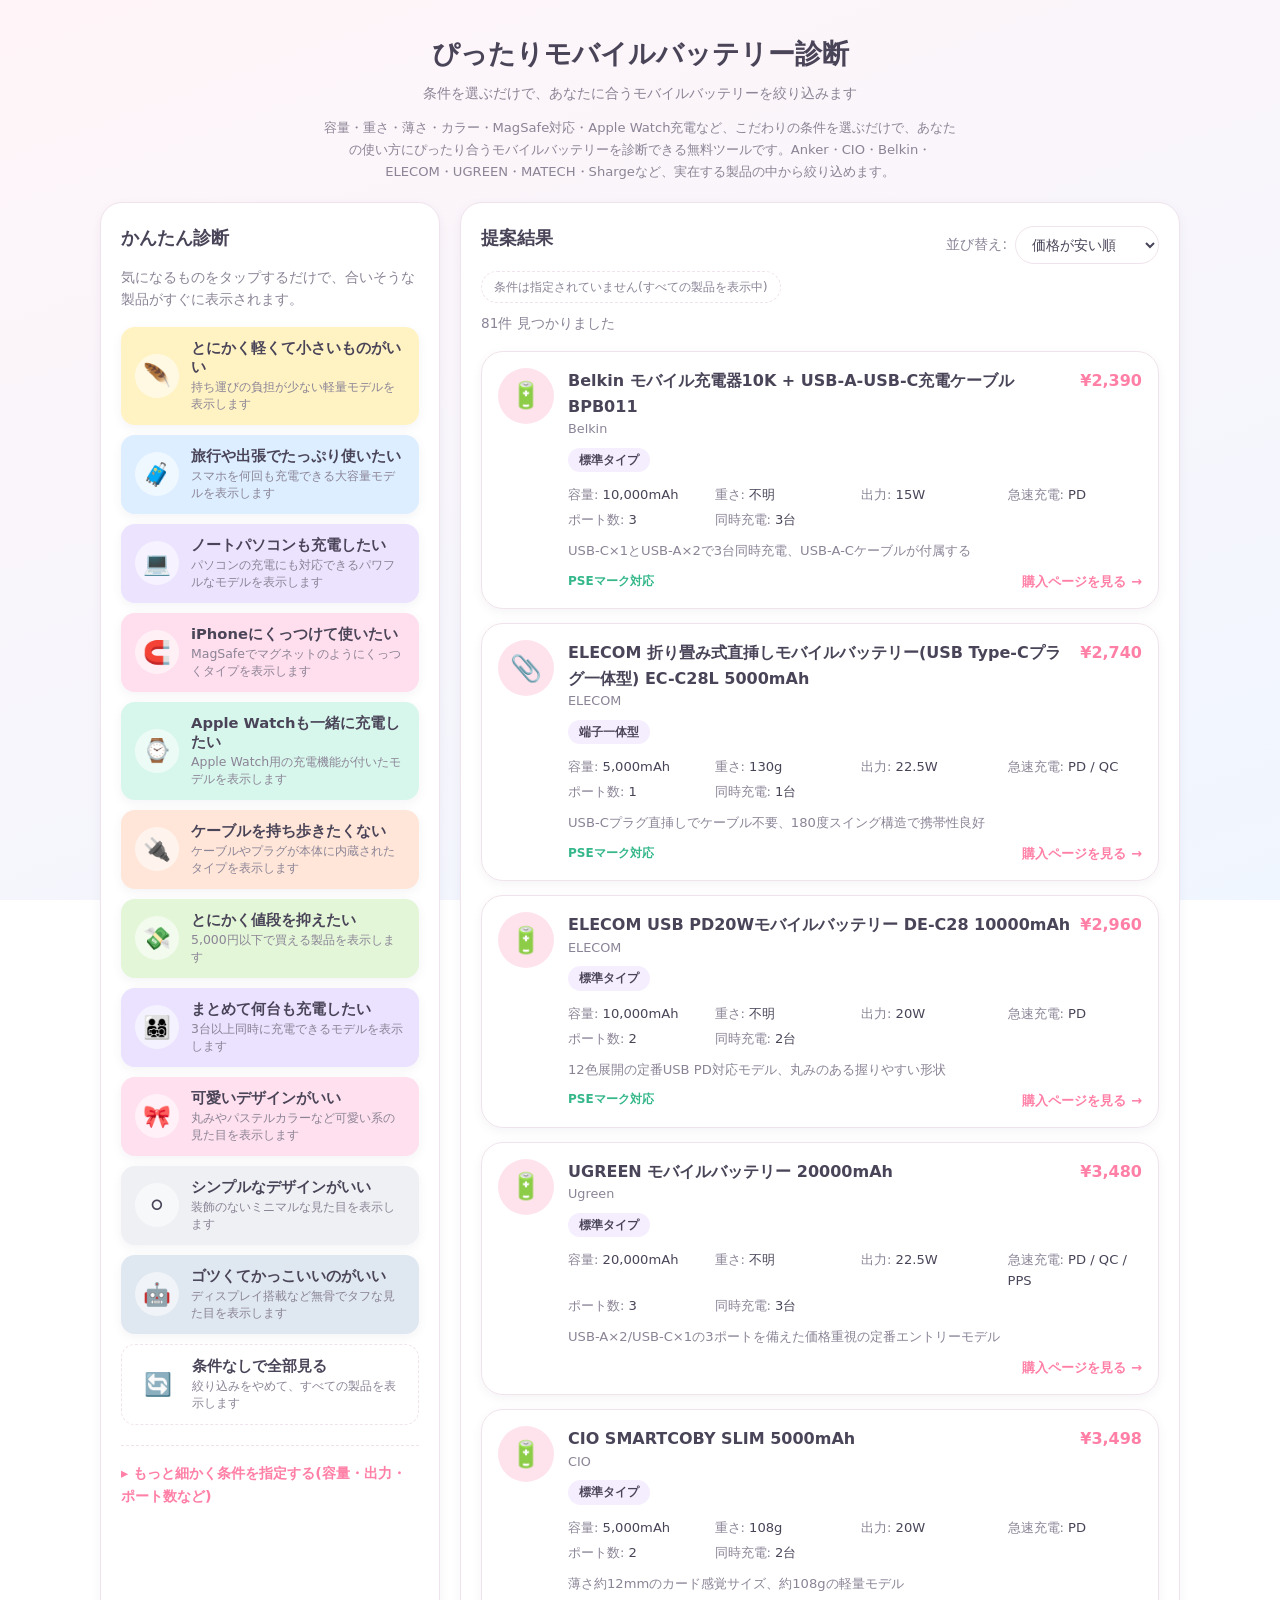
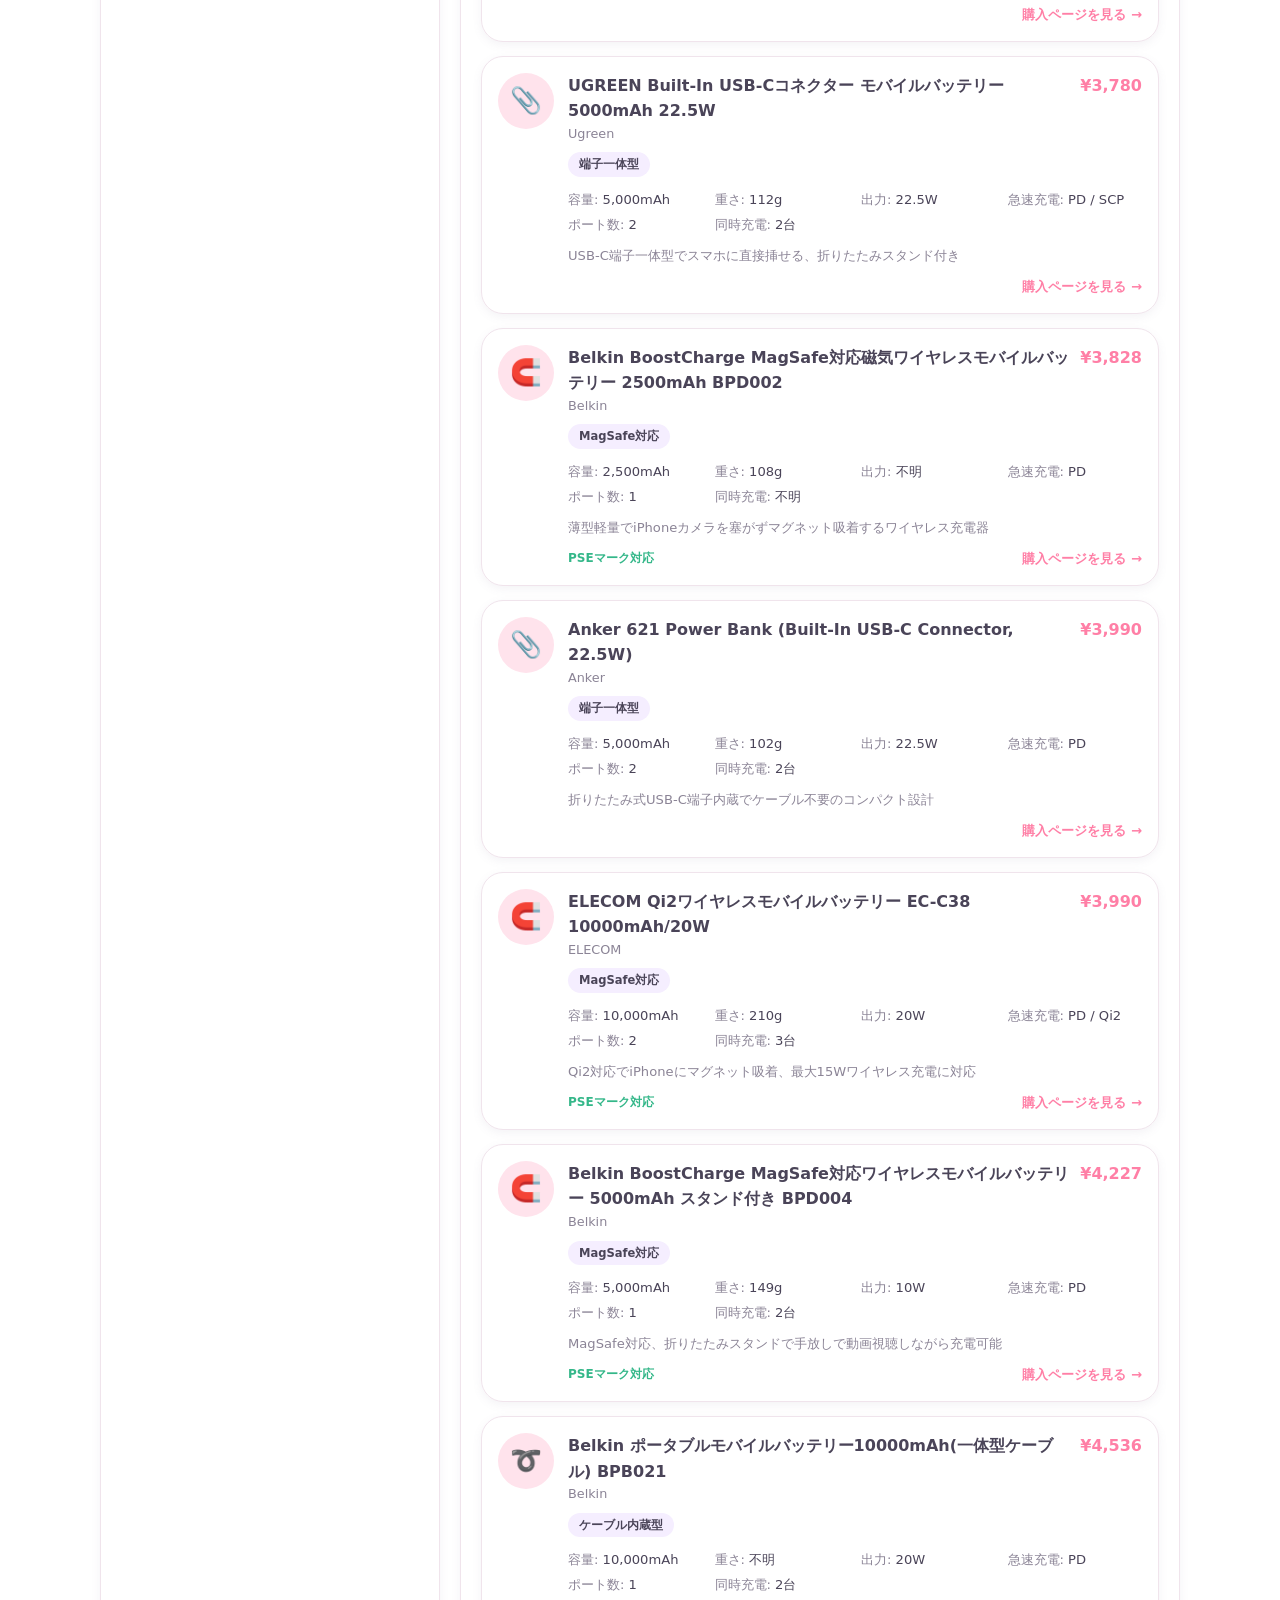
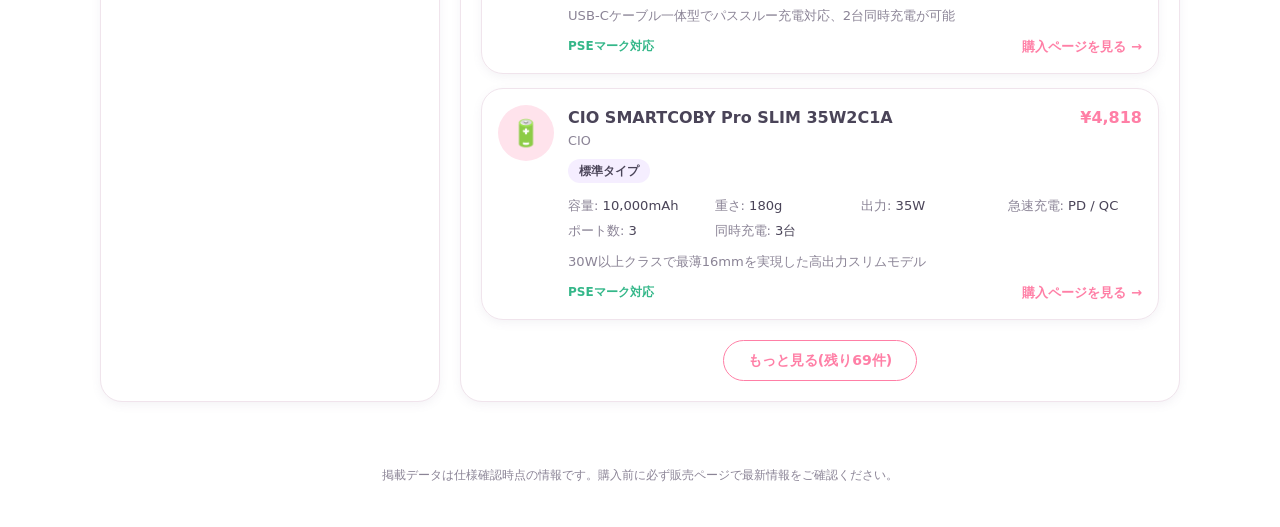
<file: index.html>
<!DOCTYPE html>
<html lang="ja">
<head>
<meta charset="UTF-8">
<meta name="viewport" content="width=device-width, initial-scale=1.0">
<meta name="google-site-verification" content="Pp4D3OdWs7SMY8gkc1snO_wGL4m_1N2u-TAOk9Xp4U4" />
<title>ぴったりモバイルバッテリー診断 | 容量・重さ・カラーで探せる無料診断ツール</title>
<meta name="description" content="容量・重さ・薄さ・カラー・MagSafe対応・Apple Watch充電など、使い方の条件からあなたにぴったりのモバイルバッテリーが見つかる無料診断ツール。Anker・CIO・Belkin・ELECOM・UGREEN・MATECH・Shargeなど厳選81製品から絞り込めます。">
<meta name="robots" content="index, follow">
<link rel="canonical" href="https://fujiyamakanta.github.io/power-bank-finder/">

<meta property="og:type" content="website">
<meta property="og:site_name" content="ぴったりモバイルバッテリー診断">
<meta property="og:title" content="ぴったりモバイルバッテリー診断 | 容量・重さ・カラーで探せる無料診断ツール">
<meta property="og:description" content="容量・重さ・薄さ・カラー・MagSafe対応など、使い方の条件からあなたにぴったりのモバイルバッテリーが見つかる無料診断ツール。">
<meta property="og:url" content="https://fujiyamakanta.github.io/power-bank-finder/">
<meta property="og:locale" content="ja_JP">

<meta name="twitter:card" content="summary">
<meta name="twitter:title" content="ぴったりモバイルバッテリー診断">
<meta name="twitter:description" content="容量・重さ・薄さ・カラーなどの条件から、あなたにぴったりのモバイルバッテリーが見つかる無料診断ツール。">

<script type="application/ld+json">
{
  "@context": "https://schema.org",
  "@type": "WebApplication",
  "name": "ぴったりモバイルバッテリー診断",
  "url": "https://fujiyamakanta.github.io/power-bank-finder/",
  "description": "容量・重さ・薄さ・カラー・MagSafe対応・Apple Watch充電など、使い方の条件からあなたにぴったりのモバイルバッテリーが見つかる無料診断ツール。",
  "applicationCategory": "ShoppingApplication",
  "operatingSystem": "Any",
  "inLanguage": "ja",
  "isAccessibleForFree": true,
  "offers": {
    "@type": "Offer",
    "price": "0",
    "priceCurrency": "JPY"
  }
}
</script>

<link rel="stylesheet" href="style.css?v=5">
</head>
<body>
<header class="app-header">
  <h1>ぴったりモバイルバッテリー診断</h1>
  <p class="subtitle">条件を選ぶだけで、あなたに合うモバイルバッテリーを絞り込みます</p>
  <p class="intro-text">容量・重さ・薄さ・カラー・MagSafe対応・Apple Watch充電など、こだわりの条件を選ぶだけで、あなたの使い方にぴったり合うモバイルバッテリーを診断できる無料ツールです。Anker・CIO・Belkin・ELECOM・UGREEN・MATECH・Shargeなど、実在する製品の中から絞り込めます。</p>
</header>

<main class="layout">
  <section class="filter-panel" aria-label="検索条件">
    <h2>かんたん診断</h2>
    <p class="panel-hint">気になるものをタップするだけで、合いそうな製品がすぐに表示されます。</p>
    <div class="preset-grid" id="preset-grid">
      <button type="button" class="preset-card" data-preset="light">
        <span class="preset-icon" aria-hidden="true">🪶</span>
        <span class="preset-text">
          <span class="preset-title">とにかく軽くて小さいものがいい</span>
          <span class="preset-desc">持ち運びの負担が少ない軽量モデルを表示します</span>
        </span>
      </button>
      <button type="button" class="preset-card" data-preset="bigCapacity">
        <span class="preset-icon" aria-hidden="true">🧳</span>
        <span class="preset-text">
          <span class="preset-title">旅行や出張でたっぷり使いたい</span>
          <span class="preset-desc">スマホを何回も充電できる大容量モデルを表示します</span>
        </span>
      </button>
      <button type="button" class="preset-card" data-preset="laptop">
        <span class="preset-icon" aria-hidden="true">💻</span>
        <span class="preset-text">
          <span class="preset-title">ノートパソコンも充電したい</span>
          <span class="preset-desc">パソコンの充電にも対応できるパワフルなモデルを表示します</span>
        </span>
      </button>
      <button type="button" class="preset-card" data-preset="magsafe">
        <span class="preset-icon" aria-hidden="true">🧲</span>
        <span class="preset-text">
          <span class="preset-title">iPhoneにくっつけて使いたい</span>
          <span class="preset-desc">MagSafeでマグネットのようにくっつくタイプを表示します</span>
        </span>
      </button>
      <button type="button" class="preset-card" data-preset="appleWatch">
        <span class="preset-icon" aria-hidden="true">⌚</span>
        <span class="preset-text">
          <span class="preset-title">Apple Watchも一緒に充電したい</span>
          <span class="preset-desc">Apple Watch用の充電機能が付いたモデルを表示します</span>
        </span>
      </button>
      <button type="button" class="preset-card" data-preset="noCableNeeded">
        <span class="preset-icon" aria-hidden="true">🔌</span>
        <span class="preset-text">
          <span class="preset-title">ケーブルを持ち歩きたくない</span>
          <span class="preset-desc">ケーブルやプラグが本体に内蔵されたタイプを表示します</span>
        </span>
      </button>
      <button type="button" class="preset-card" data-preset="cheap">
        <span class="preset-icon" aria-hidden="true">💸</span>
        <span class="preset-text">
          <span class="preset-title">とにかく値段を抑えたい</span>
          <span class="preset-desc">5,000円以下で買える製品を表示します</span>
        </span>
      </button>
      <button type="button" class="preset-card" data-preset="multiCharge">
        <span class="preset-icon" aria-hidden="true">👨‍👩‍👧‍👦</span>
        <span class="preset-text">
          <span class="preset-title">まとめて何台も充電したい</span>
          <span class="preset-desc">3台以上同時に充電できるモデルを表示します</span>
        </span>
      </button>
      <button type="button" class="preset-card" data-preset="kawaii">
        <span class="preset-icon" aria-hidden="true">🎀</span>
        <span class="preset-text">
          <span class="preset-title">可愛いデザインがいい</span>
          <span class="preset-desc">丸みやパステルカラーなど可愛い系の見た目を表示します</span>
        </span>
      </button>
      <button type="button" class="preset-card" data-preset="simpleDesign">
        <span class="preset-icon" aria-hidden="true">⚪</span>
        <span class="preset-text">
          <span class="preset-title">シンプルなデザインがいい</span>
          <span class="preset-desc">装飾のないミニマルな見た目を表示します</span>
        </span>
      </button>
      <button type="button" class="preset-card" data-preset="mecha">
        <span class="preset-icon" aria-hidden="true">🤖</span>
        <span class="preset-text">
          <span class="preset-title">ゴツくてかっこいいのがいい</span>
          <span class="preset-desc">ディスプレイ搭載など無骨でタフな見た目を表示します</span>
        </span>
      </button>
      <button type="button" class="preset-card preset-card-reset" data-preset="reset">
        <span class="preset-icon" aria-hidden="true">🔄</span>
        <span class="preset-text">
          <span class="preset-title">条件なしで全部見る</span>
          <span class="preset-desc">絞り込みをやめて、すべての製品を表示します</span>
        </span>
      </button>
    </div>

    <details class="advanced-details" id="advanced-details">
      <summary>もっと細かく条件を指定する(容量・出力・ポート数など)</summary>
      <form id="filter-form">

        <fieldset>
          <legend>タイプ(複数選択可)</legend>
          <div class="chip-group" id="type-group">
            <label class="chip"><input type="checkbox" name="type" value="3in1"><span>3in1</span></label>
            <label class="chip"><input type="checkbox" name="type" value="plug_integrated"><span>ケーブル・プラグ一体型</span></label>
            <label class="chip"><input type="checkbox" name="type" value="apple_watch"><span>Apple Watch専用</span></label>
            <label class="chip"><input type="checkbox" name="type" value="magsafe"><span>MagSafe対応</span></label>
            <label class="chip"><input type="checkbox" name="type" value="connector_integrated"><span>端子一体型</span></label>
            <label class="chip"><input type="checkbox" name="type" value="cable_built_in"><span>ケーブル内蔵型</span></label>
          </div>
        </fieldset>

        <fieldset>
          <legend>デザインの雰囲気(複数選択可)</legend>
          <div class="chip-group" id="design-style-group">
            <label class="chip"><input type="checkbox" name="design_style" value="kawaii"><span>可愛い系</span></label>
            <label class="chip"><input type="checkbox" name="design_style" value="simple"><span>シンプル系</span></label>
            <label class="chip"><input type="checkbox" name="design_style" value="mecha"><span>メカメカ系</span></label>
          </div>
        </fieldset>

        <fieldset>
          <legend>容量(バッテリー持ち)</legend>
          <select name="capacity_min" id="capacity_min">
            <option value="0">指定なし</option>
            <option value="5000">5,000mAh以上</option>
            <option value="10000">10,000mAh以上</option>
            <option value="20000">20,000mAh以上</option>
            <option value="30000">30,000mAh以上</option>
          </select>
        </fieldset>

        <fieldset>
          <legend>重さ(持ち運びやすさ)</legend>
          <select name="weight_max" id="weight_max">
            <option value="0">指定なし</option>
            <option value="150">150g以下(超軽量)</option>
            <option value="200">200g以下</option>
            <option value="300">300g以下</option>
            <option value="500">500g以下</option>
          </select>
        </fieldset>

        <fieldset>
          <legend>薄さ</legend>
          <select name="thickness_max" id="thickness_max">
            <option value="0">指定なし</option>
            <option value="10">10mm以下(超薄型)</option>
            <option value="15">15mm以下</option>
            <option value="20">20mm以下</option>
            <option value="30">30mm以下</option>
          </select>
        </fieldset>

        <fieldset id="color-fieldset" hidden>
          <legend>カラー(複数選択可)</legend>
          <div class="chip-group" id="color-group"></div>
        </fieldset>

        <fieldset>
          <legend>出力(充電の速さ)</legend>
          <select name="output_min" id="output_min">
            <option value="0">指定なし</option>
            <option value="18">18W以上</option>
            <option value="30">30W以上</option>
            <option value="45">45W以上(ノートPC充電可の目安)</option>
            <option value="65">65W以上</option>
            <option value="100">100W以上</option>
          </select>
        </fieldset>

        <fieldset>
          <legend>急速充電規格(複数選択可)</legend>
          <div class="chip-group">
            <label class="chip"><input type="checkbox" name="fast_charge" value="PD"><span>PD</span></label>
            <label class="chip"><input type="checkbox" name="fast_charge" value="QC"><span>QC</span></label>
          </div>
        </fieldset>

        <fieldset>
          <legend>ポート数</legend>
          <select name="ports_min" id="ports_min">
            <option value="0">指定なし</option>
            <option value="1">1以上</option>
            <option value="2">2以上</option>
            <option value="3">3以上</option>
          </select>
        </fieldset>

        <fieldset>
          <legend>同時充電したい台数</legend>
          <select name="simultaneous_min" id="simultaneous_min">
            <option value="0">指定なし</option>
            <option value="2">2台以上</option>
            <option value="3">3台以上</option>
          </select>
        </fieldset>

        <fieldset>
          <legend>価格帯(上限)</legend>
          <select name="price_max" id="price_max">
            <option value="0">指定なし</option>
            <option value="3000">3,000円以下</option>
            <option value="5000">5,000円以下</option>
            <option value="8000">8,000円以下</option>
            <option value="12000">12,000円以下</option>
            <option value="20000">20,000円以下</option>
          </select>
        </fieldset>

        <fieldset>
          <legend>安全基準</legend>
          <label class="checkbox-line">
            <input type="checkbox" name="pse_required" id="pse_required">
            <span>PSEマーク表示のある製品のみ</span>
          </label>
        </fieldset>

        <p class="live-count-hint" id="live-count-hint"></p>
        <div class="form-actions">
          <button type="submit" class="btn-primary">この条件で提案する</button>
          <button type="reset" class="btn-secondary" id="reset-btn">条件をリセット</button>
        </div>
      </form>
    </details>
  </section>

  <section class="results-panel" aria-label="検索結果">
    <div class="results-header">
      <h2>提案結果</h2>
      <div class="sort-control">
        <label for="sort-select">並び替え:</label>
        <select id="sort-select">
          <option value="price_asc">価格が安い順</option>
          <option value="price_desc">価格が高い順</option>
          <option value="capacity_desc">容量が大きい順</option>
          <option value="weight_asc">軽い順</option>
        </select>
      </div>
    </div>
    <div id="active-conditions" class="active-conditions"></div>
    <p id="result-count" class="result-count"></p>
    <div id="result-list" class="result-list"></div>
  </section>
</main>

<footer class="app-footer">
  <p>掲載データは仕様確認時点の情報です。購入前に必ず販売ページで最新情報をご確認ください。</p>
</footer>

<script src="app.js?v=7"></script>
</body>
</html>
</file>
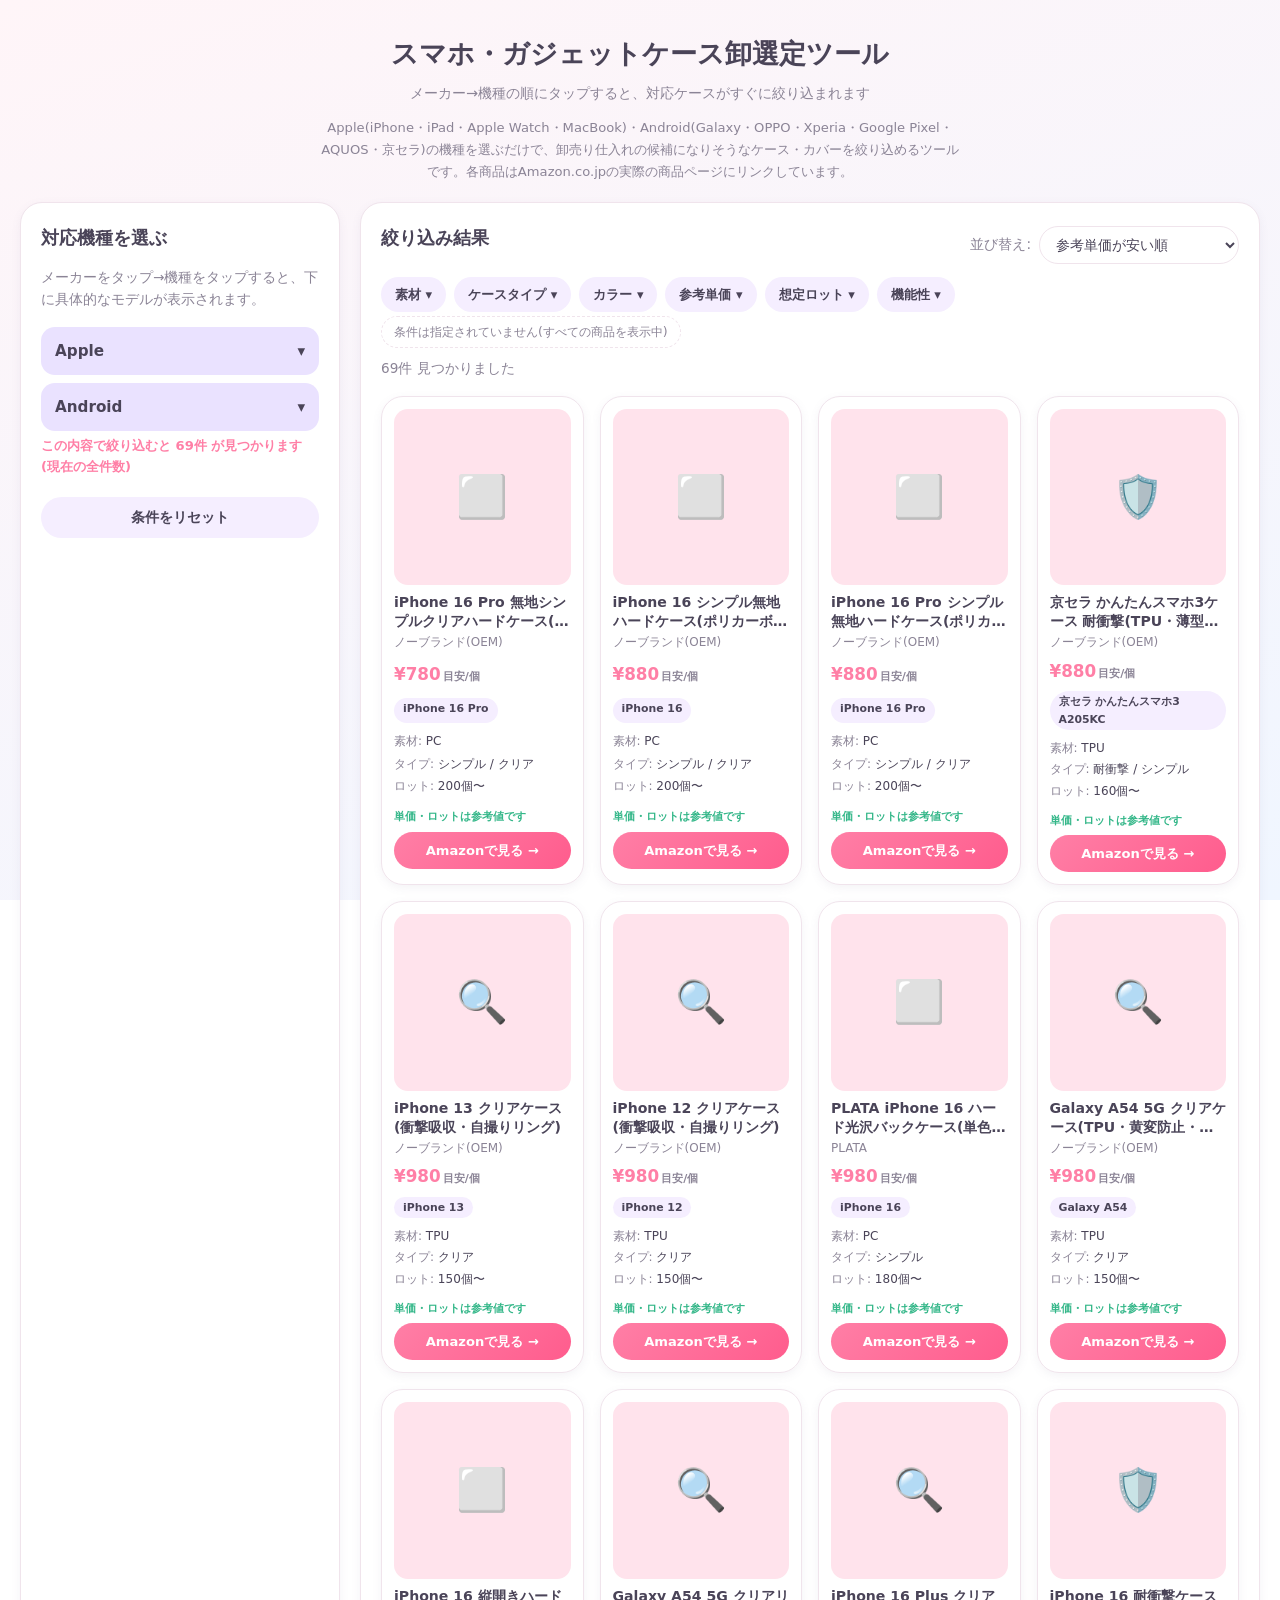
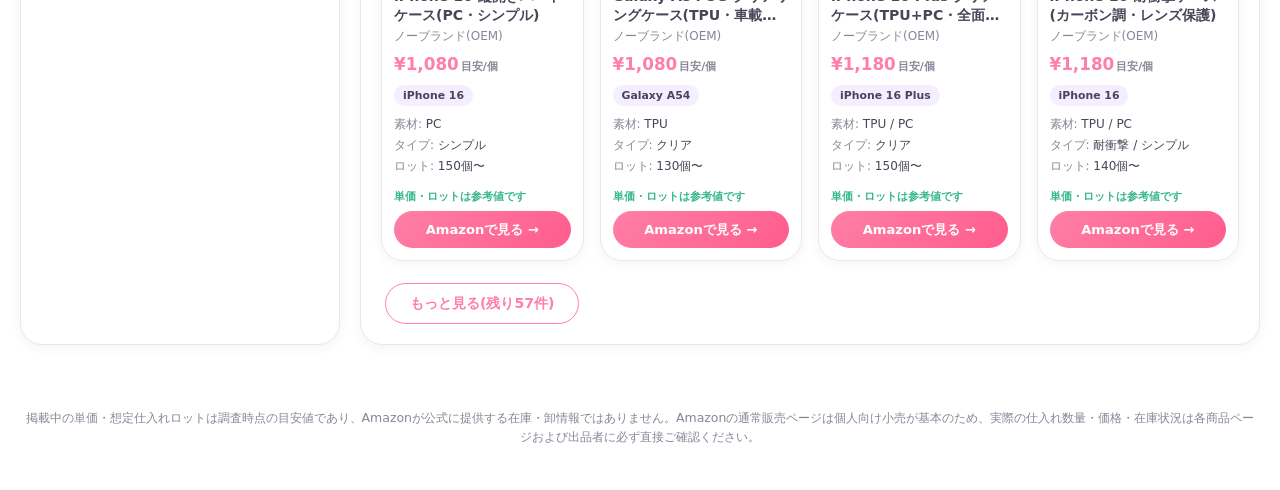
<file: phone-case-wholesale-finder/index.html>
<!DOCTYPE html>
<html lang="ja">
<head>
<meta charset="UTF-8">
<meta name="viewport" content="width=device-width, initial-scale=1.0">
<title>スマホ・ガジェットケース卸選定ツール | 条件で絞り込んでAmazon商品ページへ</title>
<meta name="description" content="iPhone・Android・iPad・Apple Watch・MacBookなどの対応機種・素材・カラー・価格帯・想定仕入れロット・機能性の条件からケース・カバーを絞り込み、Amazonの商品ページへのリンクをまとめて確認できる卸売り仕入れ検討用の無料ツールです。">
<meta name="robots" content="index, follow">
<link rel="canonical" href="https://fujiyamakanta.github.io/power-bank-finder/phone-case-wholesale-finder/">

<meta property="og:type" content="website">
<meta property="og:site_name" content="スマホ・ガジェットケース卸選定ツール">
<meta property="og:title" content="スマホ・ガジェットケース卸選定ツール | 条件で絞り込んでAmazon商品ページへ">
<meta property="og:description" content="iPhone・Android・iPad・Apple Watch・MacBookなどの対応機種・素材・カラー・価格帯・想定仕入れロット・機能性の条件からケース・カバーを絞り込み、Amazon商品ページへのリンクをまとめて確認できる卸売り仕入れ検討用ツール。">
<meta property="og:url" content="https://fujiyamakanta.github.io/power-bank-finder/phone-case-wholesale-finder/">
<meta property="og:locale" content="ja_JP">

<script type="application/ld+json">
{
  "@context": "https://schema.org",
  "@type": "WebApplication",
  "name": "スマホ・ガジェットケース卸選定ツール",
  "url": "https://fujiyamakanta.github.io/power-bank-finder/phone-case-wholesale-finder/",
  "description": "iPhone・Android・iPad・Apple Watch・MacBookなどの対応機種・素材・カラー・価格帯・想定仕入れロット・機能性の条件からケース・カバーを絞り込み、Amazon商品ページへのリンクをまとめて確認できる卸売り仕入れ検討用ツール。",
  "applicationCategory": "BusinessApplication",
  "operatingSystem": "Any",
  "inLanguage": "ja",
  "isAccessibleForFree": true,
  "offers": {
    "@type": "Offer",
    "price": "0",
    "priceCurrency": "JPY"
  }
}
</script>

<link rel="stylesheet" href="style.css?v=1">
</head>
<body>
<header class="app-header">
  <h1>スマホ・ガジェットケース卸選定ツール</h1>
  <p class="subtitle">メーカー→機種の順にタップすると、対応ケースがすぐに絞り込まれます</p>
  <p class="intro-text">Apple(iPhone・iPad・Apple Watch・MacBook)・Android(Galaxy・OPPO・Xperia・Google Pixel・AQUOS・京セラ)の機種を選ぶだけで、卸売り仕入れの候補になりそうなケース・カバーを絞り込めるツールです。各商品はAmazon.co.jpの実際の商品ページにリンクしています。</p>
</header>

<main class="layout">
  <section class="filter-panel" aria-label="機種選択">
    <h2>対応機種を選ぶ</h2>
    <p class="panel-hint">メーカーをタップ→機種をタップすると、下に具体的なモデルが表示されます。</p>

    <div class="nav-tree" id="nav-tree"></div>

    <p class="live-count-hint" id="live-count-hint"></p>
    <div class="form-actions">
      <button type="button" class="btn-secondary" id="reset-btn">条件をリセット</button>
    </div>
  </section>

  <section class="results-panel" aria-label="検索結果">
    <div class="results-header">
      <h2>絞り込み結果</h2>
      <div class="sort-control">
        <label for="sort-select">並び替え:</label>
        <select id="sort-select">
          <option value="price_asc">参考単価が安い順</option>
          <option value="price_desc">参考単価が高い順</option>
          <option value="moq_asc">仕入れロットが少ない順</option>
        </select>
      </div>
    </div>

    <div class="results-toolbar" id="results-toolbar">
      <details class="filter-dropdown">
        <summary>素材</summary>
        <div class="chip-group dropdown-panel" id="material-group"></div>
      </details>
      <details class="filter-dropdown">
        <summary>ケースタイプ</summary>
        <div class="chip-group dropdown-panel" id="casetype-group"></div>
      </details>
      <details class="filter-dropdown">
        <summary>カラー</summary>
        <div class="chip-group dropdown-panel" id="color-group"></div>
      </details>
      <details class="filter-dropdown">
        <summary>参考単価</summary>
        <div class="dropdown-panel">
          <select name="price_max" id="price_max">
            <option value="0">指定なし</option>
            <option value="1000">1,000円以下</option>
            <option value="1500">1,500円以下</option>
            <option value="2000">2,000円以下</option>
            <option value="3000">3,000円以下</option>
            <option value="5000">5,000円以下</option>
          </select>
        </div>
      </details>
      <details class="filter-dropdown">
        <summary>想定ロット</summary>
        <div class="dropdown-panel">
          <select name="moq_max" id="moq_max">
            <option value="0">指定なし</option>
            <option value="30">30個以下</option>
            <option value="50">50個以下</option>
            <option value="100">100個以下</option>
            <option value="200">200個以下</option>
          </select>
        </div>
      </details>
      <details class="filter-dropdown">
        <summary>機能性</summary>
        <div class="chip-group dropdown-panel" id="feature-group"></div>
      </details>
    </div>

    <div id="active-conditions" class="active-conditions"></div>
    <p id="result-count" class="result-count"></p>
    <div id="result-list" class="result-list"></div>
  </section>
</main>

<footer class="app-footer">
  <p>掲載中の単価・想定仕入れロットは調査時点の目安値であり、Amazonが公式に提供する在庫・卸情報ではありません。Amazonの通常販売ページは個人向け小売が基本のため、実際の仕入れ数量・価格・在庫状況は各商品ページおよび出品者に必ず直接ご確認ください。</p>
</footer>

<script src="app.js?v=1"></script>
</body>
</html>
</file>
<file: style.css>
:root {
  --bg-a: #fff5f8;
  --bg-b: #f0f6ff;
  --panel: #ffffff;
  --text: #4a4458;
  --muted: #8b8496;
  --border: #f0e4ec;
  --accent: #ff7fa6;
  --accent-hover: #ff5c8d;
  --accent-soft: #ffe3ec;
  --chip-bg: #f5eeff;
  --chip-active: #ff7fa6;
  --success: #34b789;
  --radius: 22px;
  --radius-sm: 14px;
  --shadow: 0 6px 20px rgba(255, 140, 170, 0.14);
  --shadow-sm: 0 3px 10px rgba(120, 100, 140, 0.08);

  --p-yellow: #fff3c4;
  --p-blue: #dceeff;
  --p-purple: #ece3ff;
  --p-pink: #ffdeed;
  --p-mint: #d8f7ec;
  --p-peach: #ffe6d9;
  --p-green: #e3f6d8;
  --p-lavender: #eae2ff;
  --p-rose: #ffe0ee;
  --p-cloud: #eef0f4;
  --p-steel: #dfe7f0;
}

@media (prefers-color-scheme: dark) {
  :root {
    --bg-a: #232030;
    --bg-b: #1e2230;
    --panel: #2b2738;
    --text: #f1ecf7;
    --muted: #b3a9c2;
    --border: #3c3650;
    --accent: #ff9dbd;
    --accent-hover: #ffb2c9;
    --accent-soft: #453347;
    --chip-bg: #362f47;
    --chip-active: #ff9dbd;
    --success: #6fe0b8;
    --shadow: 0 6px 20px rgba(0, 0, 0, 0.35);
    --shadow-sm: 0 3px 10px rgba(0, 0, 0, 0.3);

    --p-yellow: #4a4326;
    --p-blue: #293850;
    --p-purple: #3a3350;
    --p-pink: #4a2f42;
    --p-mint: #244a3d;
    --p-peach: #4a3a2e;
    --p-green: #33452b;
    --p-lavender: #37324e;
    --p-rose: #47303c;
    --p-cloud: #383a45;
    --p-steel: #2e3a49;
  }
}

:root[data-theme="light"] {
  --bg-a: #fff5f8; --bg-b: #f0f6ff; --panel: #ffffff; --text: #4a4458; --muted: #8b8496;
  --border: #f0e4ec; --accent: #ff7fa6; --accent-hover: #ff5c8d; --accent-soft: #ffe3ec;
  --chip-bg: #f5eeff; --chip-active: #ff7fa6; --success: #34b789;
  --shadow: 0 6px 20px rgba(255, 140, 170, 0.14); --shadow-sm: 0 3px 10px rgba(120, 100, 140, 0.08);
}
:root[data-theme="dark"] {
  --bg-a: #232030; --bg-b: #1e2230; --panel: #2b2738; --text: #f1ecf7; --muted: #b3a9c2;
  --border: #3c3650; --accent: #ff9dbd; --accent-hover: #ffb2c9; --accent-soft: #453347;
  --chip-bg: #362f47; --chip-active: #ff9dbd; --success: #6fe0b8;
  --shadow: 0 6px 20px rgba(0, 0, 0, 0.35); --shadow-sm: 0 3px 10px rgba(0, 0, 0, 0.3);
}

* { box-sizing: border-box; }

body {
  margin: 0;
  font-family: "Hiragino Maru Gothic ProN", "Yu Gothic UI", "Hiragino Sans", system-ui, -apple-system, sans-serif;
  background: linear-gradient(160deg, var(--bg-a), var(--bg-b));
  background-attachment: fixed;
  color: var(--text);
  line-height: 1.6;
}

.app-header {
  padding: 32px 20px 18px;
  text-align: center;
}
.app-header h1 {
  margin: 0 0 6px;
  font-size: 1.7rem;
  font-weight: 800;
}
.subtitle { margin: 0; color: var(--muted); font-size: 0.9rem; }
.intro-text {
  max-width: 640px;
  margin: 12px auto 0;
  color: var(--muted);
  font-size: 0.82rem;
  line-height: 1.7;
}

.layout {
  display: grid;
  grid-template-columns: 340px 1fr;
  gap: 20px;
  max-width: 1120px;
  margin: 0 auto;
  padding: 0 20px 40px;
}

@media (max-width: 800px) {
  .layout { grid-template-columns: 1fr; }
}

.filter-panel, .results-panel {
  background: var(--panel);
  border: 1px solid var(--border);
  border-radius: var(--radius);
  padding: 20px;
  box-shadow: var(--shadow-sm);
}

.filter-panel h2, .results-panel h2 { margin-top: 0; font-size: 1.15rem; font-weight: 800; }

.panel-hint {
  margin: 0 0 16px;
  color: var(--muted);
  font-size: 0.85rem;
}

.preset-grid {
  display: grid;
  grid-template-columns: 1fr;
  gap: 10px;
  margin-bottom: 20px;
}

.preset-card {
  display: flex;
  align-items: center;
  gap: 12px;
  text-align: left;
  padding: 12px 14px;
  border-radius: var(--radius-sm);
  border: none;
  background: var(--p-lavender);
  color: var(--text);
  cursor: pointer;
  font-family: inherit;
  box-shadow: var(--shadow-sm);
  transition: transform 0.15s ease, box-shadow 0.15s ease;
}
.preset-card:hover {
  transform: translateY(-2px) scale(1.01);
  box-shadow: var(--shadow);
}
.preset-card:active { transform: translateY(0) scale(0.99); }
.preset-card.is-active {
  outline: 2.5px solid var(--accent);
  outline-offset: 2px;
}
.preset-icon {
  flex: none;
  width: 44px;
  height: 44px;
  display: flex;
  align-items: center;
  justify-content: center;
  font-size: 1.4rem;
  background: rgba(255, 255, 255, 0.55);
  border-radius: 50%;
}
.preset-text {
  display: flex;
  flex-direction: column;
  gap: 2px;
}
.preset-title {
  font-weight: 800;
  font-size: 0.92rem;
}
.preset-desc {
  font-size: 0.78rem;
  color: var(--muted);
}

.preset-card[data-preset="light"] { background: var(--p-yellow); }
.preset-card[data-preset="bigCapacity"] { background: var(--p-blue); }
.preset-card[data-preset="laptop"] { background: var(--p-purple); }
.preset-card[data-preset="magsafe"] { background: var(--p-pink); }
.preset-card[data-preset="appleWatch"] { background: var(--p-mint); }
.preset-card[data-preset="noCableNeeded"] { background: var(--p-peach); }
.preset-card[data-preset="cheap"] { background: var(--p-green); }
.preset-card[data-preset="multiCharge"] { background: var(--p-lavender); }
.preset-card[data-preset="kawaii"] { background: var(--p-rose); }
.preset-card[data-preset="simpleDesign"] { background: var(--p-cloud); }
.preset-card[data-preset="mecha"] { background: var(--p-steel); }
.preset-card-reset {
  background: transparent !important;
  border: 1.5px dashed var(--border);
  box-shadow: none;
}

.advanced-details {
  border-top: 1.5px dashed var(--border);
  padding-top: 12px;
}
.advanced-details summary {
  cursor: pointer;
  font-weight: 700;
  font-size: 0.9rem;
  color: var(--accent);
  padding: 4px 0;
  list-style: none;
}
.advanced-details summary::-webkit-details-marker { display: none; }
.advanced-details summary::before {
  content: "▸ ";
}
.advanced-details[open] summary::before {
  content: "▾ ";
}
.advanced-details form {
  margin-top: 14px;
}

.active-conditions {
  display: flex;
  flex-wrap: wrap;
  gap: 6px;
  margin: 4px 0 10px;
}
.condition-chip {
  display: inline-flex;
  align-items: center;
  gap: 6px;
  background: var(--chip-bg);
  border: none;
  border-radius: 999px;
  padding: 5px 12px;
  font-size: 0.78rem;
  font-weight: 600;
}
.condition-chip button {
  border: none;
  background: none;
  color: var(--muted);
  cursor: pointer;
  font-size: 0.85rem;
  line-height: 1;
  padding: 0;
}
.condition-chip button:hover { color: var(--text); }
.condition-chip.none {
  color: var(--muted);
  background: none;
  font-weight: 400;
  border: 1.5px dashed var(--border);
}

fieldset {
  border: none;
  padding: 0;
  margin: 0 0 16px;
}
legend {
  font-size: 0.85rem;
  font-weight: 700;
  color: var(--muted);
  padding: 0 0 6px;
}

select {
  width: 100%;
  padding: 9px 12px;
  border-radius: 999px;
  border: 1.5px solid var(--border);
  background: var(--panel);
  color: var(--text);
  font-size: 0.9rem;
}

.chip-group {
  display: flex;
  flex-wrap: wrap;
  gap: 8px;
}

.chip {
  position: relative;
  cursor: pointer;
}
.chip input {
  position: absolute;
  opacity: 0;
  width: 0;
  height: 0;
}
.chip span {
  display: inline-block;
  padding: 7px 14px;
  border-radius: 999px;
  background: var(--chip-bg);
  color: var(--text);
  font-size: 0.85rem;
  font-weight: 600;
  border: 1.5px solid transparent;
  transition: background 0.15s, color 0.15s;
}
.chip input:checked + span {
  background: var(--chip-active);
  color: #fff;
}
.chip input:focus-visible + span {
  outline: 2px solid var(--accent);
  outline-offset: 2px;
}

.checkbox-line {
  display: flex;
  align-items: center;
  gap: 8px;
  font-size: 0.9rem;
}

.form-actions {
  display: flex;
  gap: 10px;
  margin-top: 20px;
}

.btn-primary, .btn-secondary {
  flex: 1;
  padding: 11px 12px;
  border-radius: 999px;
  border: none;
  font-size: 0.9rem;
  cursor: pointer;
  font-weight: 800;
  font-family: inherit;
}
.live-count-hint {
  margin: 4px 0 0;
  font-size: 0.82rem;
  font-weight: 700;
  color: var(--accent);
  min-height: 1.2em;
}

.btn-primary {
  background: linear-gradient(135deg, var(--accent), var(--accent-hover));
  color: #fff;
  box-shadow: var(--shadow-sm);
}
.btn-primary:hover { transform: translateY(-1px); }
.btn-secondary {
  background: var(--chip-bg);
  color: var(--text);
  border: none;
}
.btn-secondary:hover { background: var(--accent-soft); }

.results-header {
  display: flex;
  justify-content: space-between;
  align-items: center;
  flex-wrap: wrap;
  gap: 10px;
}
.sort-control {
  display: flex;
  align-items: center;
  gap: 8px;
  font-size: 0.85rem;
  color: var(--muted);
}
.sort-control select {
  width: auto;
}

.result-count {
  color: var(--muted);
  font-size: 0.85rem;
  margin: 8px 0 16px;
}

.result-list {
  display: grid;
  gap: 14px;
}

.result-card {
  border: 1px solid var(--border);
  border-radius: var(--radius);
  padding: 16px;
  display: flex;
  gap: 14px;
  box-shadow: var(--shadow-sm);
  transition: transform 0.15s ease, box-shadow 0.15s ease;
}
.result-card:hover {
  transform: translateY(-2px);
  box-shadow: var(--shadow);
}

.result-photo {
  flex: none;
  width: 56px;
  height: 56px;
  border-radius: 50%;
  background: var(--accent-soft);
  display: flex;
  align-items: center;
  justify-content: center;
  font-size: 1.6rem;
}

.result-body {
  display: grid;
  gap: 6px;
  min-width: 0;
  flex: 1;
}

.result-card-top {
  display: flex;
  justify-content: space-between;
  align-items: flex-start;
  gap: 10px;
}

.result-name {
  font-weight: 800;
  font-size: 1rem;
}
.result-maker {
  color: var(--muted);
  font-size: 0.8rem;
}

.result-price {
  font-weight: 800;
  color: var(--accent);
  white-space: nowrap;
}

.result-types {
  display: flex;
  flex-wrap: wrap;
  gap: 6px;
  margin: 2px 0;
}
.type-badge {
  background: var(--chip-bg);
  color: var(--text);
  border-radius: 999px;
  padding: 3px 11px;
  font-size: 0.72rem;
  font-weight: 700;
}

.spec-grid {
  display: grid;
  grid-template-columns: repeat(auto-fill, minmax(120px, 1fr));
  gap: 4px 12px;
  font-size: 0.82rem;
  color: var(--text);
  margin: 4px 0;
}
.spec-grid div span {
  color: var(--muted);
}

.result-notes {
  font-size: 0.82rem;
  color: var(--muted);
}

.result-footer {
  display: flex;
  justify-content: space-between;
  align-items: center;
  margin-top: 4px;
}

.pse-badge {
  font-size: 0.75rem;
  color: var(--success);
  font-weight: 700;
}

.buy-link {
  font-size: 0.82rem;
  color: var(--accent);
  font-weight: 700;
  text-decoration: none;
}
.buy-link:hover { text-decoration: underline; }

.empty-state {
  text-align: center;
  color: var(--muted);
  padding: 40px 10px;
  font-size: 0.9rem;
}

.btn-load-more {
  justify-self: center;
  margin-top: 6px;
  padding: 10px 24px;
  border-radius: 999px;
  border: 1.5px solid var(--accent);
  background: var(--panel);
  color: var(--accent);
  font-weight: 800;
  font-size: 0.88rem;
  cursor: pointer;
  font-family: inherit;
}
.btn-load-more:hover {
  background: var(--accent-soft);
}

.app-footer {
  text-align: center;
  color: var(--muted);
  font-size: 0.78rem;
  padding: 10px 20px 30px;
}
</file>
<file: phone-case-wholesale-finder/style.css>
:root {
  --bg-a: #fff5f8;
  --bg-b: #f0f6ff;
  --panel: #ffffff;
  --text: #4a4458;
  --muted: #8b8496;
  --border: #f0e4ec;
  --accent: #ff7fa6;
  --accent-hover: #ff5c8d;
  --accent-soft: #ffe3ec;
  --chip-bg: #f5eeff;
  --chip-active: #ff7fa6;
  --success: #34b789;
  --radius: 22px;
  --radius-sm: 14px;
  --shadow: 0 6px 20px rgba(255, 140, 170, 0.14);
  --shadow-sm: 0 3px 10px rgba(120, 100, 140, 0.08);

  --p-yellow: #fff3c4;
  --p-blue: #dceeff;
  --p-purple: #ece3ff;
  --p-pink: #ffdeed;
  --p-mint: #d8f7ec;
  --p-peach: #ffe6d9;
  --p-green: #e3f6d8;
  --p-lavender: #eae2ff;
  --p-rose: #ffe0ee;
  --p-cloud: #eef0f4;
  --p-steel: #dfe7f0;
}

@media (prefers-color-scheme: dark) {
  :root {
    --bg-a: #232030;
    --bg-b: #1e2230;
    --panel: #2b2738;
    --text: #f1ecf7;
    --muted: #b3a9c2;
    --border: #3c3650;
    --accent: #ff9dbd;
    --accent-hover: #ffb2c9;
    --accent-soft: #453347;
    --chip-bg: #362f47;
    --chip-active: #ff9dbd;
    --success: #6fe0b8;
    --shadow: 0 6px 20px rgba(0, 0, 0, 0.35);
    --shadow-sm: 0 3px 10px rgba(0, 0, 0, 0.3);

    --p-yellow: #4a4326;
    --p-blue: #293850;
    --p-purple: #3a3350;
    --p-pink: #4a2f42;
    --p-mint: #244a3d;
    --p-peach: #4a3a2e;
    --p-green: #33452b;
    --p-lavender: #37324e;
    --p-rose: #47303c;
    --p-cloud: #383a45;
    --p-steel: #2e3a49;
  }
}

:root[data-theme="light"] {
  --bg-a: #fff5f8; --bg-b: #f0f6ff; --panel: #ffffff; --text: #4a4458; --muted: #8b8496;
  --border: #f0e4ec; --accent: #ff7fa6; --accent-hover: #ff5c8d; --accent-soft: #ffe3ec;
  --chip-bg: #f5eeff; --chip-active: #ff7fa6; --success: #34b789;
  --shadow: 0 6px 20px rgba(255, 140, 170, 0.14); --shadow-sm: 0 3px 10px rgba(120, 100, 140, 0.08);
}
:root[data-theme="dark"] {
  --bg-a: #232030; --bg-b: #1e2230; --panel: #2b2738; --text: #f1ecf7; --muted: #b3a9c2;
  --border: #3c3650; --accent: #ff9dbd; --accent-hover: #ffb2c9; --accent-soft: #453347;
  --chip-bg: #362f47; --chip-active: #ff9dbd; --success: #6fe0b8;
  --shadow: 0 6px 20px rgba(0, 0, 0, 0.35); --shadow-sm: 0 3px 10px rgba(0, 0, 0, 0.3);
}

* { box-sizing: border-box; }

body {
  margin: 0;
  font-family: "Hiragino Maru Gothic ProN", "Yu Gothic UI", "Hiragino Sans", system-ui, -apple-system, sans-serif;
  background: linear-gradient(160deg, var(--bg-a), var(--bg-b));
  background-attachment: fixed;
  color: var(--text);
  line-height: 1.6;
}

.app-header {
  padding: 32px 20px 18px;
  text-align: center;
}
.app-header h1 {
  margin: 0 0 6px;
  font-size: 1.7rem;
  font-weight: 800;
}
.subtitle { margin: 0; color: var(--muted); font-size: 0.9rem; }
.intro-text {
  max-width: 640px;
  margin: 12px auto 0;
  color: var(--muted);
  font-size: 0.82rem;
  line-height: 1.7;
}

.layout {
  display: grid;
  grid-template-columns: 320px 1fr;
  gap: 20px;
  max-width: 1400px;
  margin: 0 auto;
  padding: 0 20px 40px;
}

@media (max-width: 800px) {
  .layout { grid-template-columns: 1fr; }
}

.filter-panel, .results-panel {
  background: var(--panel);
  border: 1px solid var(--border);
  border-radius: var(--radius);
  padding: 20px;
  box-shadow: var(--shadow-sm);
}

.filter-panel h2, .results-panel h2 { margin-top: 0; font-size: 1.15rem; font-weight: 800; }

.panel-hint {
  margin: 0 0 16px;
  color: var(--muted);
  font-size: 0.85rem;
}

.preset-grid {
  display: grid;
  grid-template-columns: 1fr;
  gap: 10px;
  margin-bottom: 20px;
}

.preset-card {
  display: flex;
  align-items: center;
  gap: 12px;
  text-align: left;
  padding: 12px 14px;
  border-radius: var(--radius-sm);
  border: none;
  background: var(--p-lavender);
  color: var(--text);
  cursor: pointer;
  font-family: inherit;
  box-shadow: var(--shadow-sm);
  transition: transform 0.15s ease, box-shadow 0.15s ease;
}
.preset-card:hover {
  transform: translateY(-2px) scale(1.01);
  box-shadow: var(--shadow);
}
.preset-card:active { transform: translateY(0) scale(0.99); }
.preset-card.is-active {
  outline: 2.5px solid var(--accent);
  outline-offset: 2px;
}
.preset-icon {
  flex: none;
  width: 44px;
  height: 44px;
  display: flex;
  align-items: center;
  justify-content: center;
  font-size: 1.4rem;
  background: rgba(255, 255, 255, 0.55);
  border-radius: 50%;
}
.preset-text {
  display: flex;
  flex-direction: column;
  gap: 2px;
}
.preset-title {
  font-weight: 800;
  font-size: 0.92rem;
}
.preset-desc {
  font-size: 0.78rem;
  color: var(--muted);
}

.preset-card[data-preset="light"] { background: var(--p-yellow); }
.preset-card[data-preset="bigCapacity"] { background: var(--p-blue); }
.preset-card[data-preset="laptop"] { background: var(--p-purple); }
.preset-card[data-preset="magsafe"] { background: var(--p-pink); }
.preset-card[data-preset="appleWatch"] { background: var(--p-mint); }
.preset-card[data-preset="noCableNeeded"] { background: var(--p-peach); }
.preset-card[data-preset="cheap"] { background: var(--p-green); }
.preset-card[data-preset="multiCharge"] { background: var(--p-lavender); }
.preset-card[data-preset="kawaii"] { background: var(--p-rose); }
.preset-card[data-preset="simpleDesign"] { background: var(--p-cloud); }
.preset-card[data-preset="mecha"] { background: var(--p-steel); }
.preset-card-reset {
  background: transparent !important;
  border: 1.5px dashed var(--border);
  box-shadow: none;
}

.advanced-details {
  border-top: 1.5px dashed var(--border);
  padding-top: 12px;
}
.advanced-details summary {
  cursor: pointer;
  font-weight: 700;
  font-size: 0.9rem;
  color: var(--accent);
  padding: 4px 0;
  list-style: none;
}
.advanced-details summary::-webkit-details-marker { display: none; }
.advanced-details summary::before {
  content: "▸ ";
}
.advanced-details[open] summary::before {
  content: "▾ ";
}
.advanced-details form {
  margin-top: 14px;
}

.active-conditions {
  display: flex;
  flex-wrap: wrap;
  gap: 6px;
  margin: 4px 0 10px;
}
.condition-chip {
  display: inline-flex;
  align-items: center;
  gap: 6px;
  background: var(--chip-bg);
  border: none;
  border-radius: 999px;
  padding: 5px 12px;
  font-size: 0.78rem;
  font-weight: 600;
}
.condition-chip button {
  border: none;
  background: none;
  color: var(--muted);
  cursor: pointer;
  font-size: 0.85rem;
  line-height: 1;
  padding: 0;
}
.condition-chip button:hover { color: var(--text); }
.condition-chip.none {
  color: var(--muted);
  background: none;
  font-weight: 400;
  border: 1.5px dashed var(--border);
}

fieldset {
  border: none;
  padding: 0;
  margin: 0 0 16px;
}
legend {
  font-size: 0.85rem;
  font-weight: 700;
  color: var(--muted);
  padding: 0 0 6px;
}

select {
  width: 100%;
  padding: 9px 12px;
  border-radius: 999px;
  border: 1.5px solid var(--border);
  background: var(--panel);
  color: var(--text);
  font-size: 0.9rem;
}

.chip-group {
  display: flex;
  flex-wrap: wrap;
  gap: 8px;
}

.chip {
  position: relative;
  cursor: pointer;
}
.chip input {
  position: absolute;
  opacity: 0;
  width: 0;
  height: 0;
}
.chip span {
  display: inline-block;
  padding: 7px 14px;
  border-radius: 999px;
  background: var(--chip-bg);
  color: var(--text);
  font-size: 0.85rem;
  font-weight: 600;
  border: 1.5px solid transparent;
  transition: background 0.15s, color 0.15s;
}
.chip input:checked + span {
  background: var(--chip-active);
  color: #fff;
}
.chip input:focus-visible + span {
  outline: 2px solid var(--accent);
  outline-offset: 2px;
}
.chip-empty span {
  color: var(--muted);
  font-weight: 500;
  font-size: 0.78rem;
}
.chip-empty input:checked + span {
  background: var(--muted);
  color: #fff;
}

.nav-tree {
  display: flex;
  flex-direction: column;
  gap: 8px;
}

.nav-brand {
  border-radius: var(--radius-sm);
}
.nav-brand > summary {
  cursor: pointer;
  list-style: none;
  display: flex;
  align-items: center;
  justify-content: space-between;
  padding: 12px 14px;
  border-radius: var(--radius-sm);
  background: var(--p-lavender);
  font-weight: 800;
  font-size: 0.95rem;
}
.nav-brand > summary::-webkit-details-marker { display: none; }
.nav-brand > summary::after {
  content: "▾";
  transition: transform 0.15s;
}
.nav-brand[open] > summary::after { transform: rotate(180deg); }
.nav-brand[open] > summary { border-radius: var(--radius-sm) var(--radius-sm) 0 0; }

.nav-devices {
  padding: 8px 0 4px 10px;
  display: flex;
  flex-direction: column;
  gap: 6px;
}

.nav-device > summary {
  cursor: pointer;
  list-style: none;
  display: flex;
  align-items: center;
  justify-content: space-between;
  padding: 8px 12px;
  border-radius: 999px;
  background: var(--panel);
  border: 1.5px solid var(--border);
  font-weight: 700;
  font-size: 0.83rem;
}
.nav-device > summary::-webkit-details-marker { display: none; }
.nav-device > summary::after {
  content: "▾";
  color: var(--muted);
  transition: transform 0.15s;
}
.nav-device[open] > summary::after { transform: rotate(180deg); }

.nav-models {
  padding: 8px 4px 4px;
}

.results-toolbar {
  display: flex;
  flex-wrap: wrap;
  gap: 8px;
  margin: 10px 0 4px;
}

.filter-dropdown {
  position: relative;
}
.filter-dropdown > summary {
  cursor: pointer;
  list-style: none;
  padding: 7px 14px;
  border-radius: 999px;
  background: var(--chip-bg);
  color: var(--text);
  font-weight: 700;
  font-size: 0.82rem;
  white-space: nowrap;
}
.filter-dropdown > summary::-webkit-details-marker { display: none; }
.filter-dropdown > summary::after { content: " ▾"; }
.filter-dropdown[open] > summary {
  background: var(--chip-active);
  color: #fff;
}

.dropdown-panel {
  position: absolute;
  top: calc(100% + 6px);
  left: 0;
  z-index: 30;
  background: var(--panel);
  border: 1px solid var(--border);
  border-radius: var(--radius-sm);
  padding: 12px;
  box-shadow: var(--shadow);
  min-width: 200px;
  max-width: 280px;
}
.dropdown-panel select {
  min-width: 180px;
}

.checkbox-line {
  display: flex;
  align-items: center;
  gap: 8px;
  font-size: 0.9rem;
}

.form-actions {
  display: flex;
  gap: 10px;
  margin-top: 20px;
}

.btn-primary, .btn-secondary {
  flex: 1;
  padding: 11px 12px;
  border-radius: 999px;
  border: none;
  font-size: 0.9rem;
  cursor: pointer;
  font-weight: 800;
  font-family: inherit;
}
.live-count-hint {
  margin: 4px 0 0;
  font-size: 0.82rem;
  font-weight: 700;
  color: var(--accent);
  min-height: 1.2em;
}

.btn-primary {
  background: linear-gradient(135deg, var(--accent), var(--accent-hover));
  color: #fff;
  box-shadow: var(--shadow-sm);
}
.btn-primary:hover { transform: translateY(-1px); }
.btn-secondary {
  background: var(--chip-bg);
  color: var(--text);
  border: none;
}
.btn-secondary:hover { background: var(--accent-soft); }

.results-header {
  display: flex;
  justify-content: space-between;
  align-items: center;
  flex-wrap: wrap;
  gap: 10px;
}
.sort-control {
  display: flex;
  align-items: center;
  gap: 8px;
  font-size: 0.85rem;
  color: var(--muted);
}
.sort-control select {
  width: auto;
}

.result-count {
  color: var(--muted);
  font-size: 0.85rem;
  margin: 8px 0 16px;
}

.result-list {
  display: grid;
  grid-template-columns: repeat(auto-fill, minmax(190px, 1fr));
  gap: 16px;
}

.result-card {
  border: 1px solid var(--border);
  border-radius: var(--radius);
  padding: 12px;
  display: flex;
  flex-direction: column;
  gap: 8px;
  box-shadow: var(--shadow-sm);
  transition: transform 0.15s ease, box-shadow 0.15s ease;
}
.result-card:hover {
  transform: translateY(-2px);
  box-shadow: var(--shadow);
}

.result-photo {
  width: 100%;
  aspect-ratio: 1 / 1;
  border-radius: var(--radius-sm);
  background: var(--accent-soft);
  display: flex;
  align-items: center;
  justify-content: center;
  font-size: 2.6rem;
}

.result-body {
  display: grid;
  gap: 5px;
  min-width: 0;
  flex: 1;
}

.result-card-top {
  display: flex;
  flex-direction: column;
  gap: 2px;
}

.result-name {
  font-weight: 800;
  font-size: 0.88rem;
  line-height: 1.35;
  display: -webkit-box;
  -webkit-line-clamp: 2;
  -webkit-box-orient: vertical;
  overflow: hidden;
}
.result-maker {
  color: var(--muted);
  font-size: 0.75rem;
}

.result-price {
  font-weight: 800;
  color: var(--accent);
  font-size: 1.05rem;
  white-space: nowrap;
}
.result-price .price-unit {
  font-size: 0.7rem;
  color: var(--muted);
  font-weight: 600;
  margin-left: 2px;
}

.result-types {
  display: flex;
  flex-wrap: wrap;
  gap: 4px;
  margin: 2px 0;
}
.type-badge {
  background: var(--chip-bg);
  color: var(--text);
  border-radius: 999px;
  padding: 2px 9px;
  font-size: 0.68rem;
  font-weight: 700;
}

.spec-grid {
  display: grid;
  grid-template-columns: 1fr;
  gap: 2px;
  font-size: 0.75rem;
  color: var(--text);
  margin: 2px 0;
}
.spec-grid div {
  overflow: hidden;
  text-overflow: ellipsis;
  white-space: nowrap;
}
.spec-grid div span {
  color: var(--muted);
}

.result-notes {
  font-size: 0.75rem;
  color: var(--muted);
  display: -webkit-box;
  -webkit-line-clamp: 2;
  -webkit-box-orient: vertical;
  overflow: hidden;
}

.result-footer {
  display: flex;
  flex-direction: column;
  gap: 6px;
  margin-top: 4px;
}

.pse-badge {
  font-size: 0.68rem;
  color: var(--success);
  font-weight: 700;
}

.buy-link {
  display: block;
  text-align: center;
  font-size: 0.82rem;
  color: #fff;
  background: linear-gradient(135deg, var(--accent), var(--accent-hover));
  font-weight: 800;
  text-decoration: none;
  padding: 8px 10px;
  border-radius: 999px;
}
.buy-link:hover { opacity: 0.9; }

.empty-state {
  text-align: center;
  color: var(--muted);
  padding: 40px 10px;
  font-size: 0.9rem;
}

.amazon-search-links {
  display: flex;
  flex-direction: column;
  gap: 10px;
  max-width: 360px;
  margin: 16px auto 0;
}
.amazon-search-link {
  display: block;
  text-align: center;
  padding: 10px 16px;
  border-radius: 999px;
  background: linear-gradient(135deg, var(--accent), var(--accent-hover));
  color: #fff;
  font-weight: 800;
  font-size: 0.85rem;
  text-decoration: none;
}
.amazon-search-link:hover { opacity: 0.9; }

.btn-load-more {
  justify-self: center;
  margin-top: 6px;
  padding: 10px 24px;
  border-radius: 999px;
  border: 1.5px solid var(--accent);
  background: var(--panel);
  color: var(--accent);
  font-weight: 800;
  font-size: 0.88rem;
  cursor: pointer;
  font-family: inherit;
}
.btn-load-more:hover {
  background: var(--accent-soft);
}

.app-footer {
  text-align: center;
  color: var(--muted);
  font-size: 0.78rem;
  padding: 10px 20px 30px;
}
</file>
